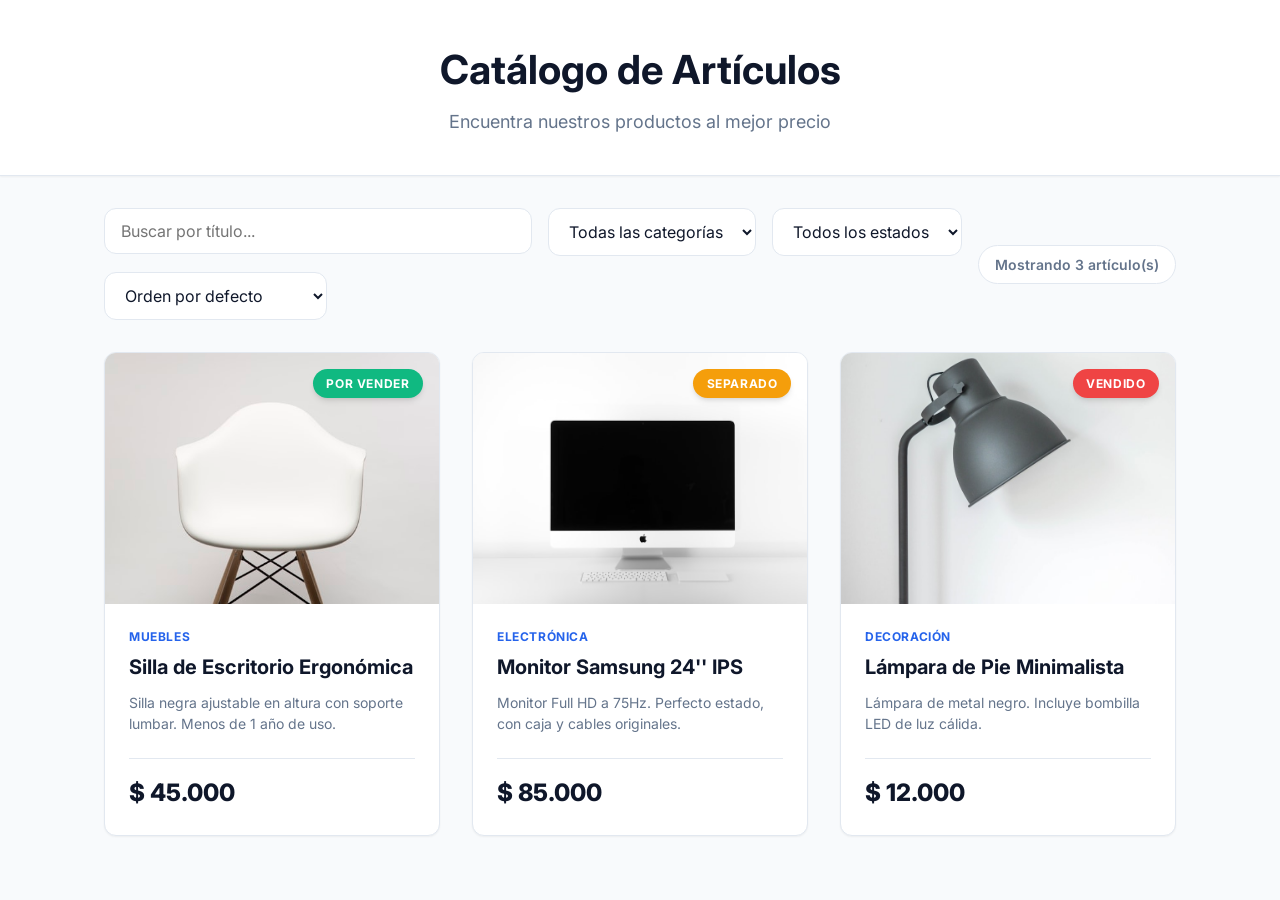
<file: index.html>
<!DOCTYPE html>
<html lang="es">
<head>
    <meta charset="UTF-8">
    <meta name="viewport" content="width=device-width, initial-scale=1.0">
    <title>Catálogo de Artículos</title>
    <link href="https://fonts.googleapis.com/css2?family=Inter:wght@400;500;600;700&display=swap" rel="stylesheet">
    <link rel="stylesheet" href="styles.css">
    <!-- Meta etiquetas para SEO -->
    <meta name="description" content="Catálogo público de artículos en venta. Filtra por categoría y estado.">
</head>
<body>
    <header>
        <h1>Catálogo de Artículos</h1>
        <p>Encuentra nuestros productos al mejor precio</p>
    </header>

    <div class="controls-container">
        <div class="filters">
            <div class="search-wrapper">
                <input type="text" id="search-input" placeholder="Buscar por título..." autocomplete="off">
            </div>
            <select id="category-select" aria-label="Filtrar por categoría">
                <option value="">Todas las categorías</option>
            </select>
            <select id="status-select" aria-label="Filtrar por estado">
                <option value="">Todos los estados</option>
                <option value="Por vender">Por vender</option>
                <option value="Separado">Separado</option>
                <option value="Vendido">Vendido</option>
                <option value="Ya no se vende">Ya no se vende</option>
            </select>
            <select id="sort-select" aria-label="Ordenar resultados">
                <option value="default">Orden por defecto</option>
                <option value="price-asc">Precio: Menor a Mayor</option>
                <option value="price-desc">Precio: Mayor a Menor</option>
            </select>
        </div>
        <div class="results-meta">
            <span id="results-count">Cargando...</span>
        </div>
    </div>

    <main>
        <div id="products-container" class="grid">
            <!-- Los artículos se cargarán aquí dinámicamente -->
        </div>
    </main>

    <script src="script.js"></script>
</body>
</html>
</file>
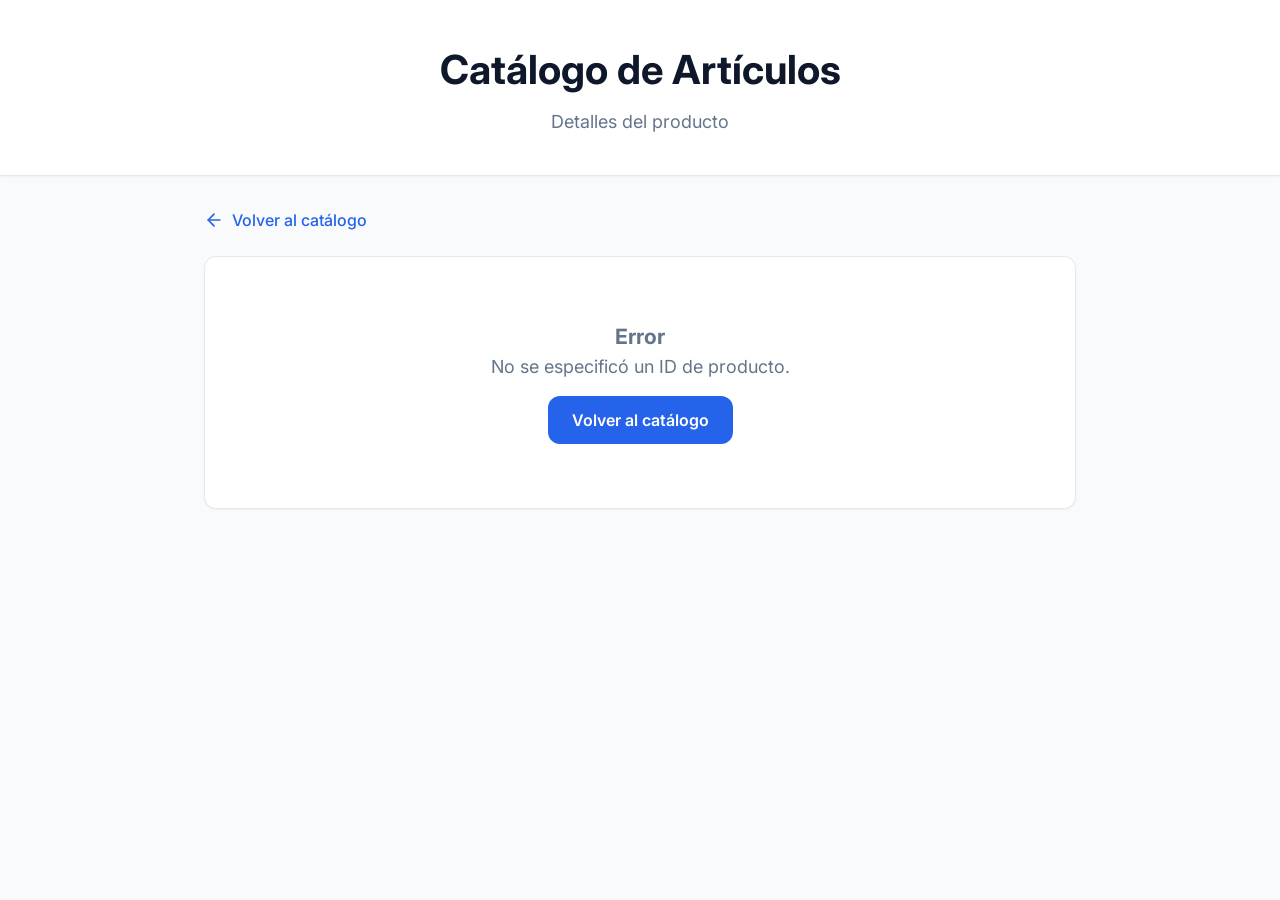
<file: product.html>
<!DOCTYPE html>
<html lang="es">

<head>
    <meta charset="UTF-8">
    <meta name="viewport" content="width=device-width, initial-scale=1.0">
    <title>Detalle del Artículo</title>
    <link href="https://fonts.googleapis.com/css2?family=Inter:wght@400;500;600;700&display=swap" rel="stylesheet">
    <link rel="stylesheet" href="styles.css">
    <meta name="robots" content="noindex">
</head>

<body>
    <header>
        <h1><a href="index.html" style="color: inherit; text-decoration: none;">Catálogo de Artículos</a></h1>
        <p>Detalles del producto</p>
    </header>

    <main class="product-detail-main">
        <a href="index.html" class="back-link">
            <svg width="20" height="20" viewBox="0 0 24 24" fill="none" stroke="currentColor" stroke-width="2"
                stroke-linecap="round" stroke-linejoin="round">
                <line x1="19" y1="12" x2="5" y2="12"></line>
                <polyline points="12 19 5 12 12 5"></polyline>
            </svg>
            Volver al catálogo
        </a>

        <div id="loading" class="no-results">Cargando producto...</div>
        <div id="product-container" class="product-detail-container" style="display: none;">
            <!-- Renderizado dinámico -->
        </div>
    </main>

    <script src="product.js"></script>
</body>

</html>
</file>
<file: styles.css>
:root {
    --primary-color: #2563eb;
    --bg-color: #f8fafc;
    --card-bg: #ffffff;
    --text-main: #0f172a;
    --text-muted: #64748b;
    --border-color: #e2e8f0;

    /* Colores de estado requeridos */
    --status-green: #10b981;
    /* Por vender */
    --status-red: #ef4444;
    /* Vendido */
    --status-orange: #f59e0b;
    /* Separado */
    --status-grey: #94a3b8;
    /* Ya no se vende */

    --shadow-sm: 0 1px 2px 0 rgb(0 0 0 / 0.05);
    --shadow-md: 0 4px 6px -1px rgb(0 0 0 / 0.1), 0 2px 4px -2px rgb(0 0 0 / 0.1);
    --shadow-lg: 0 10px 15px -3px rgb(0 0 0 / 0.1), 0 4px 6px -4px rgb(0 0 0 / 0.1);

    --radius: 12px;
}

* {
    box-sizing: border-box;
    margin: 0;
    padding: 0;
}

body {
    font-family: 'Inter', system-ui, -apple-system, sans-serif;
    background-color: var(--bg-color);
    color: var(--text-main);
    line-height: 1.5;
}

header {
    background-color: var(--card-bg);
    padding: 2.5rem 5%;
    box-shadow: var(--shadow-sm);
    text-align: center;
    margin-bottom: 2rem;
    border-bottom: 1px solid var(--border-color);
}

header h1 {
    font-size: 2.5rem;
    font-weight: 700;
    margin-bottom: 0.5rem;
    color: var(--text-main);
}

header p {
    color: var(--text-muted);
    font-size: 1.125rem;
}

.controls-container {
    max-width: 1200px;
    margin: 0 auto 2rem;
    padding: 0 5%;
    display: flex;
    flex-wrap: wrap;
    gap: 1rem;
    align-items: center;
    justify-content: space-between;
}

.filters {
    display: flex;
    flex-wrap: wrap;
    gap: 1rem;
    flex: 1;
}

input,
select {
    padding: 0.75rem 1rem;
    border: 1px solid var(--border-color);
    border-radius: var(--radius);
    font-size: 1rem;
    font-family: inherit;
    background-color: var(--card-bg);
    color: var(--text-main);
    outline: none;
    transition: all 0.2s ease;
}

input:focus,
select:focus {
    border-color: var(--primary-color);
    box-shadow: 0 0 0 3px rgba(37, 99, 235, 0.15);
}

.search-wrapper {
    flex: 1;
    min-width: 250px;
}

.search-wrapper input {
    width: 100%;
}

.results-meta {
    font-size: 0.875rem;
    color: var(--text-muted);
    font-weight: 600;
    background: var(--card-bg);
    padding: 0.5rem 1rem;
    border-radius: 999px;
    border: 1px solid var(--border-color);
}

main {
    max-width: 1200px;
    margin: 0 auto 4rem;
    padding: 0 5%;
}

.grid {
    display: grid;
    grid-template-columns: repeat(auto-fill, minmax(280px, 1fr));
    gap: 2rem;
}

.product-card {
    background: var(--card-bg);
    border-radius: var(--radius);
    overflow: hidden;
    box-shadow: var(--shadow-sm);
    transition: transform 0.3s ease, box-shadow 0.3s ease;
    display: flex;
    flex-direction: column;
    border: 1px solid var(--border-color);
}

.product-card:hover {
    transform: translateY(-5px);
    box-shadow: var(--shadow-lg);
}

.card-image-wrapper {
    position: relative;
    padding-top: 75%;
    /* Ratio 4:3 */
    background: #f1f5f9;
    overflow: hidden;
}

.card-image-wrapper img {
    position: absolute;
    top: 0;
    left: 0;
    width: 100%;
    height: 100%;
    object-fit: cover;
    transition: transform 0.5s ease;
}

.product-card:hover .card-image-wrapper img {
    transform: scale(1.05);
}

.status-badge {
    position: absolute;
    top: 1rem;
    right: 1rem;
    padding: 0.35rem 0.85rem;
    border-radius: 999px;
    font-size: 0.75rem;
    font-weight: 700;
    color: white;
    text-transform: uppercase;
    letter-spacing: 0.05em;
    box-shadow: var(--shadow-md);
    z-index: 10;
}

.status-green {
    background-color: var(--status-green);
}

.status-red {
    background-color: var(--status-red);
}

.status-orange {
    background-color: var(--status-orange);
}

.status-grey {
    background-color: var(--status-grey);
}

.card-content {
    padding: 1.5rem;
    display: flex;
    flex-direction: column;
    flex: 1;
}

.category {
    font-size: 0.75rem;
    text-transform: uppercase;
    letter-spacing: 0.05em;
    color: var(--primary-color);
    font-weight: 700;
    margin-bottom: 0.5rem;
}

.title {
    font-size: 1.25rem;
    font-weight: 700;
    margin-bottom: 0.75rem;
    color: var(--text-main);
    line-height: 1.3;
}

.description {
    font-size: 0.875rem;
    color: var(--text-muted);
    margin-bottom: 1.5rem;
    flex: 1;
}

.price {
    font-size: 1.5rem;
    font-weight: 800;
    color: var(--text-main);
    display: flex;
    justify-content: space-between;
    align-items: center;
    border-top: 1px solid var(--border-color);
    padding-top: 1rem;
    margin-top: auto;
}

.no-results,
.error {
    text-align: center;
    grid-column: 1 / -1;
    padding: 4rem 2rem;
    background: var(--card-bg);
    border-radius: var(--radius);
    color: var(--text-muted);
    font-size: 1.125rem;
    border: 1px dash var(--border-color);
}

/* Animaciones */
.fade-in {
    animation: fadeIn 0.4s ease-out forwards;
}

@keyframes fadeIn {
    from {
        opacity: 0;
        transform: translateY(15px);
    }

    to {
        opacity: 1;
        transform: translateY(0);
    }
}

@media (max-width: 768px) {
    header h1 {
        font-size: 2rem;
    }

    .controls-container {
        flex-direction: column;
        align-items: stretch;
    }

    .filters {
        flex-direction: column;
    }

    .results-meta {
        text-align: center;
        margin-top: 0.5rem;
    }
}

/* --- Estilos para la PDP (Detalle de Producto) --- */
.product-detail-main {
    max-width: 1000px;
    margin: 0 auto 4rem;
    padding: 0 5%;
}

.product-detail-container {
    background: var(--card-bg);
    border-radius: var(--radius);
    box-shadow: var(--shadow-sm);
    border: 1px solid var(--border-color);
    overflow: hidden;
    display: grid;
    grid-template-columns: 1fr 1fr;
    gap: 2rem;
}

.product-image-container {
    background: #f1f5f9;
    position: relative;
    width: 100%;
    min-height: 300px;
    display: flex;
    align-items: center;
    justify-content: center;
}

.product-image-container img {
    width: 100%;
    height: 100%;
    object-fit: cover;
    display: block;
}

.product-info-container {
    padding: 2rem 2rem 2rem 0;
    display: flex;
    flex-direction: column;
}

.product-info-container .status-badge {
    position: static;
    display: inline-block;
    align-self: flex-start;
    margin-bottom: 1rem;
    box-shadow: none;
}

.product-info-container .title {
    font-size: 2rem;
    margin-bottom: 0.5rem;
    color: var(--text-main);
    line-height: 1.2;
}

.product-info-container .price {
    font-size: 2.5rem;
    border-top: none;
    padding-top: 0;
    margin-top: 0;
    margin-bottom: 1.5rem;
    color: var(--text-main);
    font-weight: 800;
}

.product-detail-description {
    font-size: 1rem;
    line-height: 1.6;
    color: var(--text-main);
    margin-bottom: 2rem;
    padding-bottom: 2rem;
    border-bottom: 1px solid var(--border-color);
}

.copy-actions {
    display: flex;
    flex-direction: column;
    gap: 1rem;
    margin-top: auto;
}

.btn {
    padding: 0.75rem 1.5rem;
    border-radius: var(--radius);
    font-weight: 600;
    cursor: pointer;
    text-align: center;
    transition: all 0.2s;
    border: none;
    font-size: 1rem;
    font-family: inherit;
    text-decoration: none;
    display: inline-flex;
    align-items: center;
    justify-content: center;
    gap: 0.5rem;
}

.btn-primary {
    background-color: var(--primary-color);
    color: white;
}

.btn-primary:hover {
    background-color: #1d4ed8;
}

.btn-secondary {
    background-color: transparent;
    border: 1px solid var(--border-color);
    color: var(--text-main);
}

.btn-secondary:hover {
    background-color: #f1f5f9;
}

.preview-box {
    width: 100%;
    height: 120px;
    padding: 0.75rem;
    border: 1px solid var(--border-color);
    border-radius: var(--radius);
    font-family: inherit;
    font-size: 0.875rem;
    resize: vertical;
    background-color: #f8fafc;
    color: var(--text-muted);
    margin-bottom: 1rem;
    word-break: break-word;
    white-space: pre-wrap;
}

.back-link {
    display: inline-flex;
    align-items: center;
    color: var(--primary-color);
    text-decoration: none;
    font-weight: 500;
    margin-bottom: 1.5rem;
    gap: 0.5rem;
    transition: color 0.2s;
}

.back-link:hover {
    color: #1d4ed8;
}

/* Modificación para el link en la tarjeta de PLP */
.product-link {
    color: inherit;
    text-decoration: none;
}

.product-link:hover {
    color: var(--primary-color);
}

@media (max-width: 768px) {
    .product-detail-container {
        grid-template-columns: 1fr;
    }

    .product-info-container {
        padding: 0 1.5rem 2rem 1.5rem;
    }

    .product-image-container {
        min-height: 250px;
    }
}
</file>
